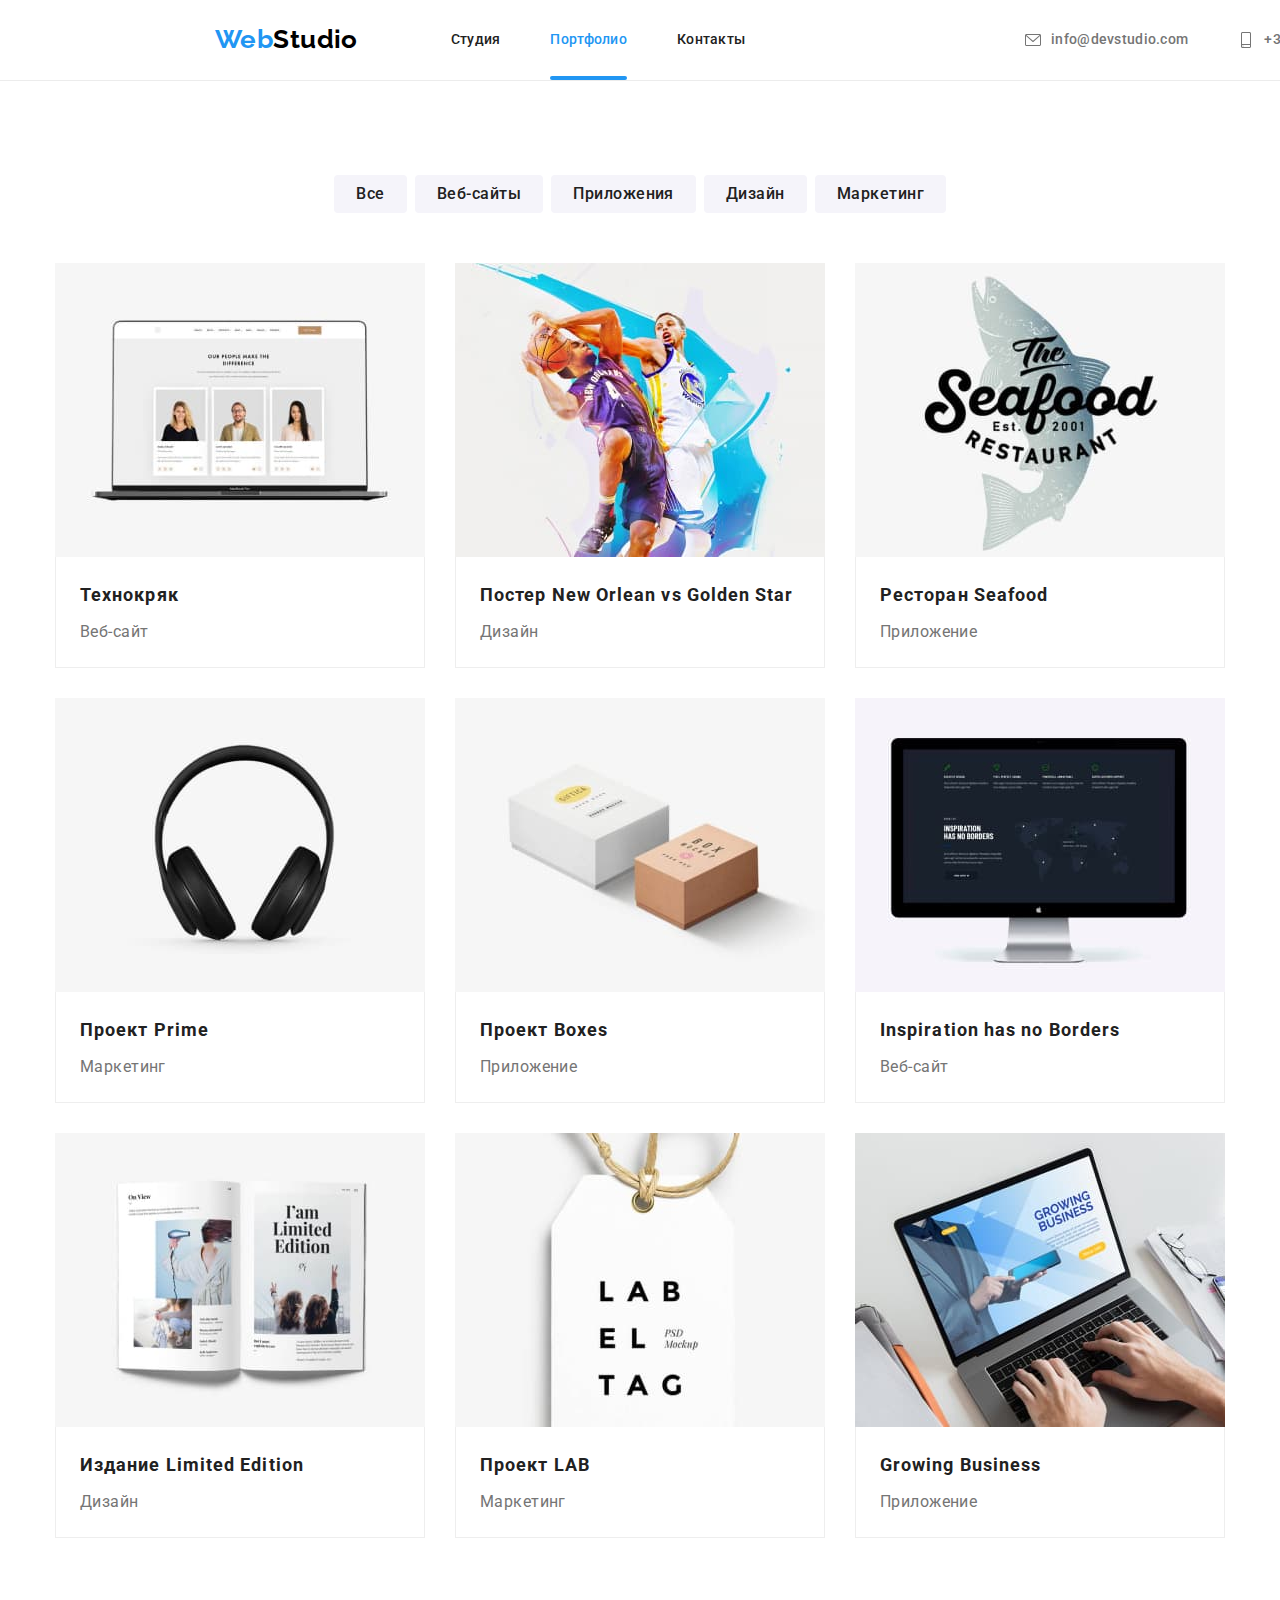
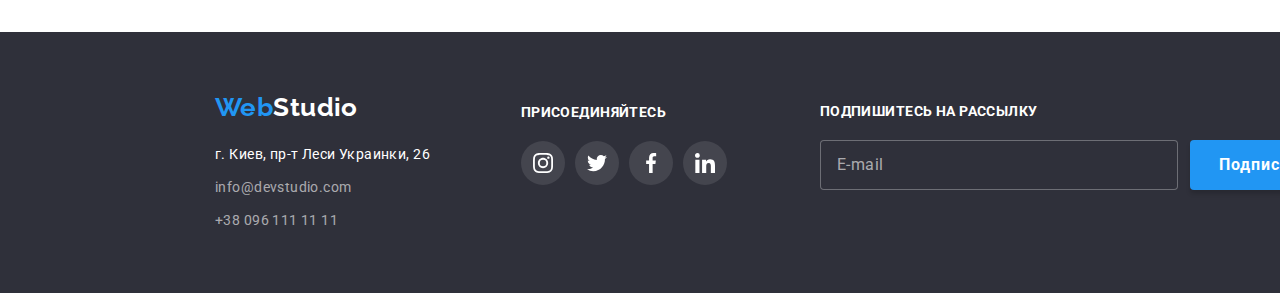
<file: portfolio.html>
<!DOCTYPE html>
<html lang="ru">
<head>
    <meta charset="UTF-8">
    <meta http-equiv="X-UA-Compatible" content="IE=edge">
    <meta name="viewport" content="width=device-width, initial-scale=1.0">
    <title>Portfolio</title>
    <link href="https://fonts.googleapis.com/css2?family=Raleway:wght@700&family=Roboto:wght@400;500;700;900&display=swap"
        rel="stylesheet">

    <link rel="stylesheet" href="https://cdnjs.cloudflare.com/ajax/libs/modern-normalize/1.1.0/modern-normalize.min.css">

    <link rel="stylesheet" href="./css/styles.css">
</head>

<body>
    <!-- Шапка -->
    <header class="page-header">
    
        <!-- Навигация на другие страницы -->
        <div class="container">
            <div class="nav">
                <nav class="site-nav">
                        <a href="./index.html" class="logo"><span class="accent">Web</span>Studio</a>
                    
                        <ul class="site-nav-list">
                            <li class="item"><a href="./index.html" class="link">Студия</a></li>
                            <li class="item"><a href="./portfolio.html" class="link-current">Портфолио</a></li>
                            <li class="item"><a href="" class="link">Контакты</a></li>
                        </ul>
                </nav>
                <ul class="contacts-list">
                    <li class="item">
                        <a href="mailto:info@devstudio.com" class="link">
                            <svg class="contact-icon" width="16" height="16">
                                <use href="./images/icons.svg#icon-envelope"></use>
                            </svg>
                            info@devstudio.com</a>
                    </li>
                    <li class="item">
                        <a href="tel:+380961111111" class="link">
                            <svg class="contact-icon" width="16" height="16">
                                <use href="./images/icons.svg#icon-smartphone"></use>
                            </svg>
                            +38 096 111 11 11</a>
                    </li>
                </ul>
            </div>
        </div>
    </header>

    <!-- Уникальный контент страницы -->
    <main>
        <section class="section portfolio">
            <div class="container">
                <ul class="btn-list">
                    <li class="item"><button type="button" class="btn-secondary">Все</button></li>
                    <li class="item"><button type="button" class="btn-secondary">Веб-сайты</button></li>
                    <li class="item"><button type="button" class="btn-secondary">Приложения</button></li>
                    <li class="item"><button type="button" class="btn-secondary">Дизайн</button></li>
                    <li class="item"><button type="button" class="btn-secondary">Маркетинг</button></li>
                </ul>
        
                <ul class="portfolio-list">
                    <li class="item">
                        <a href="" class="portfolio">
                            <div class="photo-portfolio">
                                <img src="./images/img21.jpg" alt="Photo portfolio" width="370" height="294">
                                <p class="description">Технокряк это современная площадка распространения 
                                    коронавируса. Компании используют эту платформу для цифрового
                                    шпионажа и атак на защищённые сервера конкурентов.
                                </p>
                            </div>
                            <div class="portfolio-name">
                                <h3 class="title">Технокряк</h3>
                                <p class="text">Веб-сайт</p>
                            </div>
                        </a>
                    </li>
                    <li class="item">
                        <a href="" class="portfolio">
                            <div class="photo-portfolio">
                                <img src="./images/img22.jpg" alt="Photo portfolio" width="370" height="294">
                                <p class="description">Технокряк это современная площадка распространения
                                    коронавируса. Компании используют эту платформу для цифрового
                                    шпионажа и атак на защищённые сервера конкурентов.
                                </p>
                            </div>
                            <div class="portfolio-name">
                                <h3 class="title">Постер New Orlean vs Golden Star</h3>
                                <p class="text">Дизайн</p>
                            </div>
                        </a>
                    </li>
                    <li class="item">
                        <a href="" class="portfolio">
                            <div class="photo-portfolio">
                                <img src="./images/img23.jpg" alt="Photo portfolio" width="370" height="294">
                                <p class="description">Технокряк это современная площадка распространения
                                    коронавируса. Компании используют эту платформу для цифрового
                                    шпионажа и атак на защищённые сервера конкурентов.
                                </p>
                            </div>
                            <div class="portfolio-name">
                                <h3 class="title">Ресторан Seafood</h3>
                                <p class="text">Приложение</p>
                            </div>
                        </a>
                    </li>
                    <li class="item">
                        <a href="" class="portfolio">
                            <div class="photo-portfolio">
                                <img src="./images/img24.jpg" alt="Photo portfolio" width="370" height="294">
                                <p class="description">Технокряк это современная площадка распространения
                                    коронавируса. Компании используют эту платформу для цифрового
                                    шпионажа и атак на защищённые сервера конкурентов.
                                </p>
                            </div>
                            
                            <div class="portfolio-name">
                                <h3 class="title">Проект Prime</h3>
                                <p class="text">Маркетинг</p>
                            </div>
                        </a>
                    </li>
                    <li class="item">
                        <a href="" class="portfolio">
                            <div class="photo-portfolio">
                                <img src="./images/img25.jpg" alt="Photo portfolio" width="370" height="294">
                                <p class="description">Технокряк это современная площадка распространения
                                    коронавируса. Компании используют эту платформу для цифрового
                                    шпионажа и атак на защищённые сервера конкурентов.
                                </p>
                            </div>
                            <div class="portfolio-name">
                                <h3 class="title">Проект Boxes</h3>
                                <p class="text">Приложение</p>
                            </div>
                        </a>
                    </li>
                    <li class="item">
                        <a href="" class="portfolio">
                            <div class="photo-portfolio">
                                <img src="./images/img26.jpg" alt="Photo portfolio" width="370" height="294">
                                <p class="description">Технокряк это современная площадка распространения
                                    коронавируса. Компании используют эту платформу для цифрового
                                    шпионажа и атак на защищённые сервера конкурентов.
                                </p>
                            </div>
                            <div class="portfolio-name">
                                <h3 class="title">Inspiration has no Borders</h3>
                                <p class="text">Веб-сайт</p>
                            </div>
                        </a>
                    </li>
                    <li class="item">
                        <a href="" class="portfolio">
                            <div class="photo-portfolio">
                                <img src="./images/img27.jpg" alt="Photo portfolio" width="370" height="294">
                                <p class="description">Технокряк это современная площадка распространения
                                    коронавируса. Компании используют эту платформу для цифрового
                                    шпионажа и атак на защищённые сервера конкурентов.
                                </p>
                            </div>
                            <div class="portfolio-name">
                                <h3 class="title">Издание Limited Edition</h3>
                                <p class="text">Дизайн</p>
                            </div>
                        </a>
                    </li>
                    <li class="item">
                        <a href="" class="portfolio">
                            <div class="photo-portfolio">
                                <img src="./images/img28.jpg" alt="Photo portfolio" width="370" height="294">
                                <p class="description">Технокряк это современная площадка распространения
                                    коронавируса. Компании используют эту платформу для цифрового
                                    шпионажа и атак на защищённые сервера конкурентов.
                                </p>
                            </div>
                            <div class="portfolio-name">
                                <h3 class="title">Проект LAB</h3>
                                <p class="text">Маркетинг</p>
                            </div>
                        </a>
                    </li>
                    <li class="item">
                        <a href="" class="portfolio">
                            <div class="photo-portfolio">
                                <img src="./images/img29.jpg" alt="Photo portfolio" width="370" height="294">
                                <p class="description">Технокряк это современная площадка распространения
                                    коронавируса. Компании используют эту платформу для цифрового
                                    шпионажа и атак на защищённые сервера конкурентов.
                                </p>
                            </div>
                            <div class="portfolio-name">
                                <h3 class="title">Growing Business</h3>
                                <p class="text">Приложение</p>
                            </div>
                        </a>
                    </li>
                </ul>
            </div>
        </section>
        
    </main>

    <!-- Подвал страницы -->
    <footer class="page-footer">
        <div class="container footer">
            <div class="footer-address">
                <a href="./index.html" class="logo"><span class="accent">Web</span><span class="letter">Studio</span></a>
                <address class="residence">
                    г. Киев, пр-т Леси Украинки, 26
                </address>
                <ul class="contacts-list-bottom">
                    <li class="item"><a href="mailto:info@devstudio.com" class="link">info@devstudio.com</a></li>
                    <li class="item"><a href="tel:+380961111111" class="link">+38 096 111 11 11</a></li>
                </ul>
            </div>
            <div class="footer-social">
                <h2 class="footer-title">присоединяйтесь</h2>
                <ul class="social-list">
                    <li class="item">
                        <a href="" class="social-icon">
                            <svg class="icon" width="20" height="20">
                                <use href="./images/icons.svg#icon-instagram"></use>
                            </svg>
                        </a>
                    </li>
                    <li class="item">
                        <a href="" class="social-icon">
                            <svg class="icon" width="20" height="20">
                                <use href="./images/icons.svg#icon-twitter"></use>
                            </svg>
                        </a>
                    </li>
                    <li class="item">
                        <a href="" class="social-icon">
                            <svg class="icon" width="20" height="20">
                                <use href="./images/icons.svg#icon-facebook"></use>
                            </svg>
                        </a>
                    </li>
                    <li class="item">
                        <a href="" class="social-icon">
                            <svg class="icon" width="20" height="20">
                                <use href="./images/icons.svg#icon-linkedin"></use>
                            </svg>
                        </a>
                    </li>
                </ul>
            </div>
            <div class="subscription">
                <p class="text">Подпишитесь на рассылку</p>
                <div class="subscription-box">
                    <label>
                        <input class="subscription-input" type="email" name="email" placeholder="E-mail">
                    </label>
                    <button class="btn-subscription" type="submit">Подписаться
                        <svg class="icon" width="24" height="24">
                            <use href="./images/icons.svg#icon-icon-send"></use>
                        </svg>
                    </button>
                </div>
            </div>
        </div>
    </footer>
</body>

</html>
</file>
<file: css/styles.css>
*,
*::before,
*::after {
  box-sizing: border-box;
}

/* Остальной код */

:root {
  --accent-color: #2196f3;
  --accent-secondary-color: #188ce8;
  --logo-color: #000000;
  --primary-text-color: #757575;
  --secondary-text-color: #212121;
  --primary-bg-color: #ffffff;
  --secondary-bg-color: #f5f4fa;
  --link-bg-color: #afb1b8;
  --hero-bg-color: #c4c4c4;
  --footer-bg-color: #2f303a;
  --footer-text-color: #ffffff;
  --footer-link-color: rgba(255, 255, 255, 0.6);
  --cardset-gap: 30px;
  --card-team-shadow: 0px 1px 3px rgba(0, 0, 0, 0.12), 0px 1px 1px rgba(0, 0, 0, 0.14),
    0px 2px 1px rgba(0, 0, 0, 0.2);
}

body {
  background: var(--primary-bg-color);
  color: var(--primary-text-color);
  font-family: Roboto, sans-serif;
  font-style: normal;
  font-size: 14px;
  line-height: 1.71;
  letter-spacing: 0.03em;
}

ul {
  padding: 0;
  margin: 0;
  list-style: none;
}

img {
  display: block;
  max-width: 100%;
}

h1,
h2,
h3,
p,
b {
  margin: 0;
}

input {
  padding: 0;
}

.page-header {
  margin-left: auto;
  margin-right: auto;
  width: 1600px;
  border-bottom: 1px solid #ececec;
}

.container {
  margin-left: auto;
  margin-right: auto;
  width: 1200px;
  padding-left: 15px;
  padding-right: 15px;
}

/* nav  */

.nav {
  display: flex;
  align-items: center;
  justify-content: center;
}

.site-nav {
  display: flex;
  align-items: center;
  height: 80px;
}

.logo {
  display: block;
  padding-top: 24px;
  padding-bottom: 25px;
  margin-right: 93px;

  color: var(--logo-color);
  font-family: Raleway;
  font-weight: 700;
  font-size: 26px;
  line-height: 1.19;
  text-decoration: none;
}

.logo .accent {
  color: var(--accent-color);
}

/* site-nav-list */

.site-nav-list {
  display: flex;
  align-items: center;
}

.site-nav-list .item + .item {
  margin-left: 50px;
}

.site-nav-list .link,
.site-nav-list .link-current {
  position: relative;
  display: block;
  padding-top: 32px;
  padding-bottom: 32px;

  color: var(--secondary-text-color);
  font-weight: 500;
  line-height: 1.14;
  letter-spacing: 0.02em;
  text-decoration: none;
  transition: color 250ms cubic-bezier(0.4, 0, 0.2, 1);
}

.site-nav-list .link:hover,
.site-nav-list .link:focus {
  color: var(--accent-color);
}

.site-nav-list .link-current {
  color: var(--accent-color);
  position: relative;
}

.link-current::after {
  content: '';
  position: absolute;
  display: block;
  left: 0;
  bottom: 0;
  width: 100%;
  height: 4px;
  background: var(--accent-color);
  border-radius: 2px;
}

/* contacts-list */

.contacts-list {
  display: flex;
  margin-left: auto;
}

.contacts-list .item + .item {
  margin-left: 50px;
}

.contacts-list .link {
  display: flex;
  align-items: center;
  padding-top: 32px;
  padding-bottom: 32px;

  color: var(--primary-text-color);
  font-weight: 500;
  line-height: 1.14;
  letter-spacing: 0.02em;
  text-decoration: none;
  transition: color 250ms cubic-bezier(0.4, 0, 0.2, 1);
}

.contact-icon {
  fill: currentColor;
  margin-right: 10px;
}

.contacts-list .link:hover,
.contacts-list .link:focus {
  color: var(--accent-color);
}

/* ОФРМЛЕНИЕ ДЛЯ index.html */

/* hero */

.overlay {
  max-width: 1600px;
  height: 600px;
  margin-left: auto;
  margin-right: auto;
  background-color: var(--hero-bg-color);
  background-image: linear-gradient(rgba(47, 48, 58, 0.4), rgba(47, 48, 58, 0.4)),
    url(../images/img.jpg);
  background-repeat: no-repeat;
  background-position: center;
  background-size: cover;
}

.hero {
  padding-top: 200px;
  padding-bottom: 200px;
  text-align: center;
}

.hero-title {
  margin-bottom: 30px;

  color: #ffffff;
  font-weight: 900;
  font-size: 44px;
  line-height: 1.36;
  letter-spacing: 0.06em;
  text-transform: uppercase;
}

/* button */

.btn-primary {
  border-radius: 4px;
  padding: 10px 32px;
  min-width: 200px;
  border: transparent;

  color: var(--primary-bg-color);
  background: var(--accent-color);
  font-family: inherit;
  font-weight: 700;
  font-size: 16px;
  line-height: 1.87;
  letter-spacing: 0.06em;
  cursor: pointer;
  text-align: center;
}

/* section */

.section {
  padding-top: 94px;
  padding-bottom: 94px;
}

/* feature */

.section.feature {
  padding-bottom: 0;
}

.feature-list {
  display: flex;
}

.feature-list .item {
  width: 270px;
}

/* .feature-list .item::before {
  display: inline-block;
  content: '';
  width: 270px;
  height: 120px;
  background-size: contain;
  background-repeat: no-repeat;
  outline: 2px solid coral;
}

.feature-list .item:nth-child(1)::before {
  background-image: url(../images/Rectangle1.svg);
} */

.feature-list .item + .item {
  margin-left: 30px;
}

.feature-icon {
  width: 270px;
  height: 120px;
  padding: 25px 100px;
  margin-bottom: 30px;

  background: var(--secondary-bg-color);
  border-radius: 4px;
}

.feature-list .title {
  margin-bottom: 10px;

  color: var(--secondary-text-color);
  font-size: 14px;
  line-height: 1.14;
  text-transform: uppercase;
}

/* work */

.section-title {
  margin-bottom: 50px;

  color: var(--secondary-text-color);
  font-size: 36px;
  line-height: 1.17;
  text-align: center;
}

.work-list {
  display: flex;
}

.work-list .item {
  position: relative;
}

.work-list .item + .item {
  margin-left: 30px;
}

.work-title {
  position: absolute;
  left: 0;
  bottom: 0;
  width: 100%;
  height: 70px;
  padding-top: 27px;
  padding-bottom: 27px;
  text-align: center;
  text-transform: uppercase;
  font-size: 14px;
  line-height: 1.14;
  background-color: rgba(47, 48, 58, 0.8);
  color: var(--primary-bg-color);
}

/* Team  */

.section.team {
  background: var(--secondary-bg-color);
  width: 1600px;
  margin-right: auto;
  margin-left: auto;
}

.team-list {
  display: flex;
  text-align: center;
}

.team-list .item {
  box-shadow: 0px 1px 3px rgba(0, 0, 0, 0.12), 0px 1px 1px rgba(0, 0, 0, 0.14),
    0px 2px 1px rgba(0, 0, 0, 0.2);
  border-radius: 0px 0px 4px 4px;
  overflow: hidden;
  background: var(--primary-bg-color);
}

.team-list .item + .item {
  margin-left: 30px;
}

.team-list .title {
  margin-top: 30px;
  margin-bottom: 10px;

  color: var(--secondary-text-color);
  font-weight: 500;
  font-size: 16px;
  line-height: 1.19;
}

.team-list .text {
  margin-bottom: 16px;
  font-size: 16px;
  line-height: 1.19;
}

/* Link team  */

.link-list {
  display: flex;
  align-items: center;
  padding: 0px 32px 30px 32px;
}

.link-item + .link-item {
  margin-left: 10px;
}

.link-icon {
  display: block;
  width: 44px;
  height: 44px;
  padding: 12px 12px;
  border-radius: 50%;
  color: var(--link-bg-color);
  background: var(--primary-bg-color);
  transition: background 250ms cubic-bezier(0.4, 0, 0.2, 1);
}

.link-icon .icon {
  fill: currentColor;
  transition: color 250ms cubic-bezier(0.4, 0, 0.2, 1);
}

.link-icon:hover,
.link-icon:focus {
  color: var(--primary-bg-color);
  background: var(--accent-color);
}

/* Client */

.client-list {
  display: flex;
}

.client-list .item + .item {
  margin-left: 30px;
}

.logo-link {
  display: flex;
  width: 170px;
  height: 92px;
  padding: 16px 32px;
  border: 1px solid var(--link-bg-color);
  border-radius: 4px;
  color: var(--link-bg-color);
  transition: color 250ms cubic-bezier(0.4, 0, 0.2, 1), border 250ms cubic-bezier(0.4, 0, 0.2, 1);
}

.logo-link .icon {
  fill: currentColor;
}

.logo-link:hover,
.logo-link:focus {
  color: var(--accent-color);
  border: 1px solid var(--accent-color);
}

/* Footer  */

/* Address  */

.page-footer {
  background: var(--footer-bg-color);
  padding-top: 60px;
  padding-bottom: 60px;
  width: 1600px;
  margin-right: auto;
  margin-left: auto;
}

.container.footer {
  display: flex;
}

.page-footer .logo {
  padding: 0%;
}

.logo .letter {
  color: var(--footer-text-color);
}

.residence {
  color: var(--footer-text-color);
  font-style: normal;
  margin-top: 20px;
}

.contacts-list-bottom .item {
  display: block;
  margin-top: 9px;
}

.contacts-list-bottom .link {
  text-decoration: none;
  color: rgba(255, 255, 255, 0.6);
  transition: color 250ms cubic-bezier(0.4, 0, 0.2, 1);
}

.contacts-list-bottom .link:hover,
.contacts-list-bottom .link:focus {
  color: var(--accent-color);
}

/* Social  */

.footer-social {
  margin-left: 70px;
  padding-top: 12px;
}

.footer-title {
  margin-bottom: 20px;
  font-size: 14px;
  line-height: 1.17;
  text-transform: uppercase;
  color: var(--footer-text-color);
}

.social-list {
  display: flex;
  align-items: center;
}

.social-list .item + .item {
  margin-left: 10px;
}

.social-icon {
  display: block;
  width: 44px;
  height: 44px;
  padding: 12px 12px;
  border-radius: 50%;
  background: rgba(255, 255, 255, 0.1);
  transition: background 250ms cubic-bezier(0.4, 0, 0.2, 1);
}

.social-icon:hover,
.social-icon:focus {
  background: var(--accent-color);
}

/* Subscription */

.subscription {
  margin-left: 93px;
  padding-top: 12px;
  max-width: 570px;
}

.subscription .text {
  color: var(--footer-text-color);
  font-weight: 700;
  line-height: 1.14;
  text-transform: uppercase;
}

.subscription-box {
  display: flex;
  align-items: center;
  margin-top: 20px;
}

.subscription-input {
  width: 358px;
  height: 50px;
  margin-right: 12px;
  padding-left: 16px;
  outline: none;

  color: var(--footer-text-color);
  background: #2f303a;
  border-radius: 4px;
  border: 1px solid rgba(255, 255, 255, 0.3);
  transition: border 250ms cubic-bezier(0.4, 0, 0.2, 1);
  /* filter: drop-shadow(0px 4px 4px rgba(0, 0, 0, 0.15)); */
}

.subscription-input:focus {
  border: 1px solid var(--accent-color);
}

.subscription-input::placeholder {
  font-family: Roboto;
  font-style: normal;
  font-weight: 400;
  font-size: 16px;
  line-height: 1.25;
  letter-spacing: 0.03em;
  color: rgba(255, 255, 255, 0.6);
}

.btn-subscription {
  display: flex;
  align-items: center;
  text-align: center;
  max-width: 200px;
  height: 50px;
  padding: 10px 28px 10px 29px;

  font-weight: bold;
  font-size: 16px;
  line-height: 1.88;
  letter-spacing: 0.06em;
  color: var(--footer-text-color);
  background: #2196f3;
  box-shadow: 0px 4px 4px rgba(0, 0, 0, 0.15);
  border-radius: 4px;
  border: transparent;
  cursor: pointer;
}

.btn-subscription .icon {
  margin-left: 10px;
}

/* Backdrop  */

.backdrop {
  position: fixed;
  top: 0;
  left: 0;
  width: 100%;
  height: 100%;
  background: rgba(0, 0, 0, 0.2);

  opacity: 1;
  transition: opacity 250ms cubic-bezier(0.4, 0, 0.2, 1);
}

.backdrop.is-hidden {
  opacity: 0;
  pointer-events: none;
}

.backdrop.is-hidden .modal {
  transform: translate(-50%, -50%) scale(0.8);
}

.modal {
  position: absolute;
  top: 50%;
  left: 50%;
  padding: 40px;

  width: 528px;
  height: 581px;
  background: var(--primary-bg-color);
  box-shadow: 0px 1px 3px rgba(0, 0, 0, 0.12), 0px 1px 1px rgba(0, 0, 0, 0.14),
    0px 2px 1px rgba(0, 0, 0, 0.2);
  border-radius: 4px;
  transform: translate(-50%, -50%) scale(1);
  transition: transform 250ms cubic-bezier(0.4, 0, 0.2, 1);
}

.btn-close {
  position: absolute;
  top: 8px;
  right: 8px;
  width: 30px;
  height: 30px;
  display: flex;
  justify-content: center;
  align-items: center;

  color: #000000;
  background: var(--primary-bg-color);
  border: 1px solid rgba(0, 0, 0, 0.1);
  border-radius: 50%;
  transition: color 250ms cubic-bezier(0.4, 0, 0.2, 1);
}

.modal-icon {
  fill: currentColor;
}

.btn-close:hover,
.btn-close:focus {
  color: var(--accent-color);
}

/* Fofm  */

.form-title {
  margin-bottom: 30px;
  text-align: center;

  color: var(--secondary-text-color);
  font-size: 20px;
  line-height: 1.15;
}

.form-field {
  position: relative;
  margin-bottom: 28px;
}

.form-field:nth-child(5) {
  margin-bottom: 20px;
}

.form-text {
  position: absolute;
  top: -4px;
  left: 0;
  transform: translateY(-100%);

  font-size: 12px;
  line-height: 1.17;
  letter-spacing: 0.01em;
}

.form-icon {
  position: absolute;
  top: 50%;
  left: 12px;
  transform: translateY(-50%);
  color: var(--secondary-text-color);
  fill: currentColor;
  transition: color 250ms cubic-bezier(0.4, 0, 0.2, 1);
}

.form-input {
  width: 100%;
  height: 40px;
  padding-left: 42px;
  border: 1px solid rgba(33, 33, 33, 0.2);
  border-radius: 4px;
  outline: none;
  cursor: pointer;
  transition: border 250ms cubic-bezier(0.4, 0, 0.2, 1);
}

.form-input:hover ~ .form-icon,
.form-input:focus ~ .form-icon {
  color: var(--accent-color);
}

.form-input:hover,
.form-input:focus,
.form-comment:hover,
.form-comment:focus {
  border: 1px solid var(--accent-color);
}

.form-comment {
  width: 100%;
  height: 120px;
  padding: 12px 16px;
  border: 1px solid rgba(33, 33, 33, 0.2);
  border-radius: 4px;
  resize: none;
  outline: none;
  transition: border 250ms cubic-bezier(0.4, 0, 0.2, 1);
}

.form-field textarea::placeholder {
  font-family: Roboto, sans-serif;
  font-style: normal;
  font-weight: 400;
  font-size: 14px;
  line-height: 1.14;
  letter-spacing: 0.01em;
  color: rgba(117, 117, 117, 0.5);
}

.checkbox-field {
  margin-bottom: 30px;
}

.label {
  display: flex;
  justify-content: center;
  align-items: center;
}

.checkbox {
  appearance: none;
  position: absolute;
}

.icon-checkbox {
  margin-right: 8px;
  width: 16px;
  height: 15px;
  border: 2px solid#212121;
  border-radius: 2px;
  transition: background-color 250ms cubic-bezier(0.4, 0, 0.2, 1),
    border 250ms cubic-bezier(0.4, 0, 0.2, 1);
}

.checkbox:checked + .icon-checkbox {
  background-color: var(--accent-color);
  border: 2px solid var(--accent-color);
  background-image: url(../images/icon-check1.svg);

  background-size: contain;
  background-origin: border-box;
}

.checkbox:focus + .icon-checkbox {
  border: 2px solid var(--accent-color);
}

.form-link {
  color: var(--accent-color);
}

.btn-modal {
  display: block;
  max-width: 200px;
  height: 50px;
  padding: 10px 56px;
  margin: auto;

  font-weight: 700;
  font-size: 16px;
  line-height: 1.88;
  letter-spacing: 0.06em;
  cursor: pointer;

  color: var(--primary-bg-color);
  background: var(--accent-color);
  box-shadow: 0px 4px 4px rgba(0, 0, 0, 0.15);
  border-radius: 4px;
  border: transparent;
  transition: background-color 250ms cubic-bezier(0.4, 0, 0.2, 1);
}

.btn-modal:hover,
.btn-modal:focus {
  background-color: var(--accent-secondary-color);
}

/* ОФРМЛЕНИЕ ДЛЯ portfolio */

.btn-list {
  display: flex;
  justify-content: center;
  margin-bottom: 50px;
}

.btn-list .item + .item {
  margin-left: 8px;
}

.btn-list .btn-secondary {
  padding: 6px 22px;
  display: inline-block;
  border-radius: 4px;
  border: transparent;
  min-width: 73px;

  color: var(--secondary-text-color);
  background: var(--secondary-bg-color);
  font-family: inherit;
  font-weight: 500;
  font-size: 16px;
  line-height: 1.62;
  letter-spacing: 0.03em;
  text-align: center;
  cursor: pointer;
  transition: color 250ms cubic-bezier(0.4, 0, 0.2, 1),
    background 250ms cubic-bezier(0.4, 0, 0.2, 1), box-shadow 250ms cubic-bezier(0.4, 0, 0.2, 1);
}

.btn-list .btn-secondary:hover,
.btn-list .btn-secondary:focus {
  color: var(--primary-bg-color);
  background: var(--accent-color);
  box-shadow: 0px 3px 1px rgba(0, 0, 0, 0.1), 0px 1px 2px rgba(0, 0, 0, 0.08),
    0px 2px 2px rgba(0, 0, 0, 0.12);
}

/* Portfplio List  */

.portfolio-list {
  display: flex;
  flex-wrap: wrap;
}

.portfolio {
  text-decoration: none;
}

.portfolio-list .item {
  /* width: calc((100% - 2 * 30px) / 3); */
  width: 370px;
  margin-right: 30px;
  margin-bottom: 30px;
  transition: box-shadow 250ms cubic-bezier(0.4, 0, 0.2, 1);
}

.portfolio-list .item:nth-child(3n) {
  margin-right: 0;
}

.portfolio-list .item:nth-last-child(-n + 3) {
  margin-bottom: 0;
}

.portfolio-list .item:hover,
.portfolio-list .item:focus {
  box-shadow: 0px 1px 1px rgba(0, 0, 0, 0.12), 0px 4px 4px rgba(0, 0, 0, 0.06),
    1px 4px 6px rgba(0, 0, 0, 0.16);
}

.portfolio-list .item:hover .description,
.portfolio-list .item:focus .description {
  transform: translatey(0);
  transition: transform 250ms cubic-bezier(0.4, 0, 0.2, 1);
}

.photo-portfolio {
  position: relative;
  overflow: hidden;
}

.description {
  position: absolute;
  left: 0;
  top: 0;
  width: 100%;
  height: 100%;
  padding: 63px 24px;

  color: var(--primary-bg-color);
  background-color: rgba(33, 150, 243, 0.9);
  font-weight: 400;
  font-size: 18px;
  line-height: 1.56;

  transform: translateY(100%);
  transition: transform 250ms cubic-bezier(0.4, 0, 0.2, 1);
}

.portfolio-name {
  border-left: 1px solid #eeeeee;
  border-right: 1px solid #eeeeee;
  border-bottom: 1px solid #eeeeee;
  box-sizing: border-box;
  padding: 20px 24px;
}

.portfolio-list .title {
  margin-bottom: 4px;

  color: var(--secondary-text-color);
  font-size: 18px;
  line-height: 2;
  letter-spacing: 0.06em;
}

.portfolio-list .text {
  color: var(--primary-text-color);
  font-size: 16px;
  line-height: 1.88;
}
</file>
